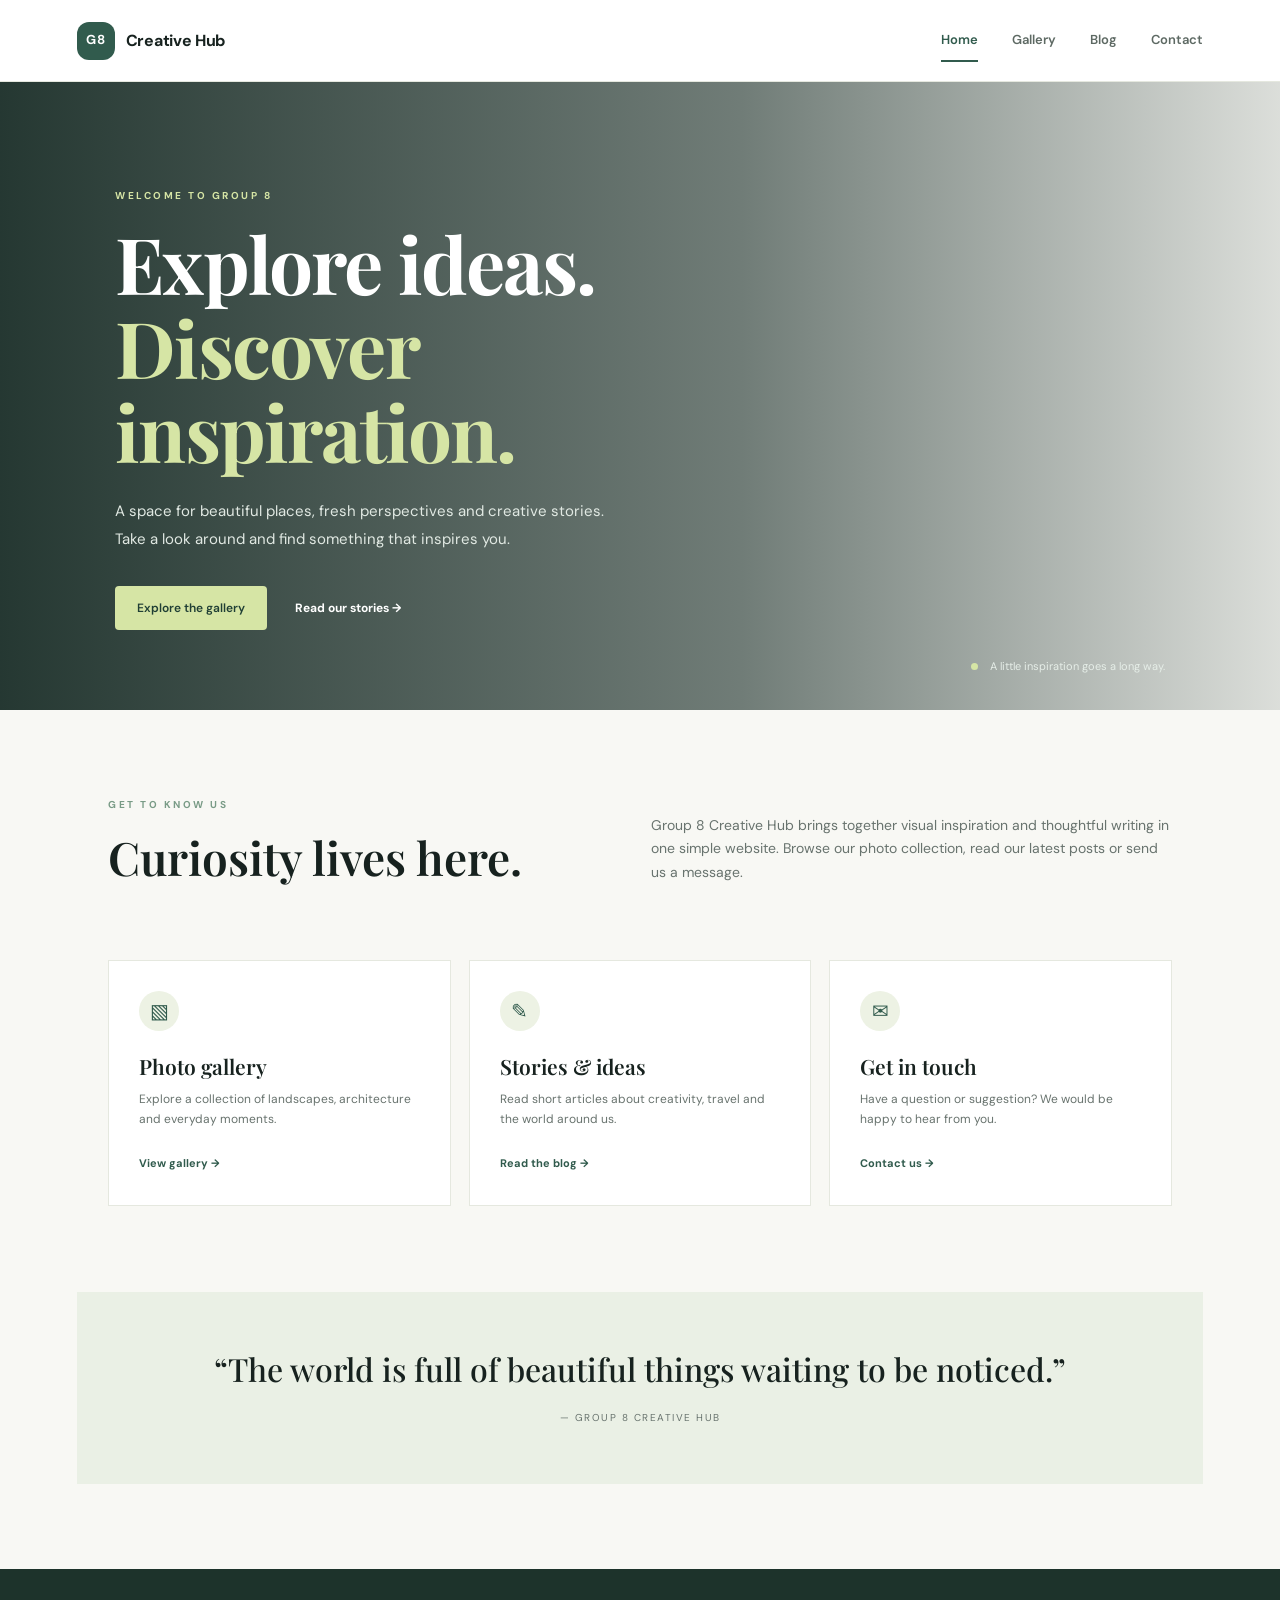
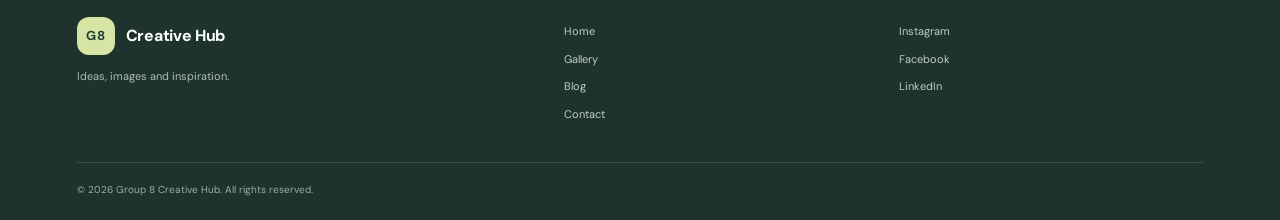
<file: index.html>
<!DOCTYPE html>
<html lang="en">
<head>
  <meta charset="UTF-8">
  <meta name="viewport" content="width=device-width, initial-scale=1.0">
  <meta name="description" content="Discover places, stories and creative inspiration with the Group 8 mini website.">
  <title>Home | Group 8 Creative Hub</title>
  <link rel="stylesheet" href="style.css">
  <script src="script.js" defer></script>
</head>
<body>
  <header class="site-header">
    <a class="brand" href="index.html"><span class="brand-mark">G8</span><span>Creative Hub</span></a>
    <button class="menu-toggle" aria-label="Open navigation menu" aria-expanded="false" aria-controls="primary-nav"><span></span><span></span><span></span></button>
    <nav class="primary-nav" id="primary-nav">
      <a class="active" href="index.html">Home</a><a href="gallery.html">Gallery</a><a href="blog.html">Blog</a><a href="contact.html">Contact</a>
    </nav>
  </header>

  <main>
    <section class="hero">
      <div class="hero-content">
        <p class="eyebrow">WELCOME TO GROUP 8</p>
        <h1>Explore ideas.<br><span>Discover inspiration.</span></h1>
        <p class="hero-copy">A space for beautiful places, fresh perspectives and creative stories. Take a look around and find something that inspires you.</p>
        <div class="hero-actions"><a class="button button-primary" href="gallery.html">Explore the gallery</a><a class="text-link light-link" href="blog.html">Read our stories →</a></div>
      </div>
      <div class="hero-note"><span class="note-dot"></span> A little inspiration goes a long way.</div>
    </section>

    <section class="section intro-section">
      <div class="section-heading"><p class="eyebrow">GET TO KNOW US</p><h2>Curiosity lives here.</h2></div>
      <p class="intro-text">Group 8 Creative Hub brings together visual inspiration and thoughtful writing in one simple website. Browse our photo collection, read our latest posts or send us a message.</p>
    </section>

    <section class="section feature-grid">
      <a class="feature-card" href="gallery.html"><div class="feature-icon">▧</div><h3>Photo gallery</h3><p>Explore a collection of landscapes, architecture and everyday moments.</p><span class="card-link">View gallery →</span></a>
      <a class="feature-card" href="blog.html"><div class="feature-icon">✎</div><h3>Stories & ideas</h3><p>Read short articles about creativity, travel and the world around us.</p><span class="card-link">Read the blog →</span></a>
      <a class="feature-card" href="contact.html"><div class="feature-icon">✉</div><h3>Get in touch</h3><p>Have a question or suggestion? We would be happy to hear from you.</p><span class="card-link">Contact us →</span></a>
    </section>

    <section class="wide-quote"><p>“The world is full of beautiful things waiting to be noticed.”</p><span>— Group 8 Creative Hub</span></section>
  </main>

  <footer class="site-footer">
    <div><a class="brand footer-brand" href="index.html"><span class="brand-mark">G8</span><span>Creative Hub</span></a><p>Ideas, images and inspiration.</p></div>
    <div class="footer-links"><a href="index.html">Home</a><a href="gallery.html">Gallery</a><a href="blog.html">Blog</a><a href="contact.html">Contact</a></div>
    <div class="social-links"><a href="https://www.instagram.com/" target="_blank" rel="noopener">Instagram</a><a href="https://www.facebook.com/" target="_blank" rel="noopener">Facebook</a><a href="https://www.linkedin.com/" target="_blank" rel="noopener">LinkedIn</a></div>
    <p class="copyright">© <span data-year></span> Group 8 Creative Hub. All rights reserved.</p>
  </footer>
</body>
</html>
</file>
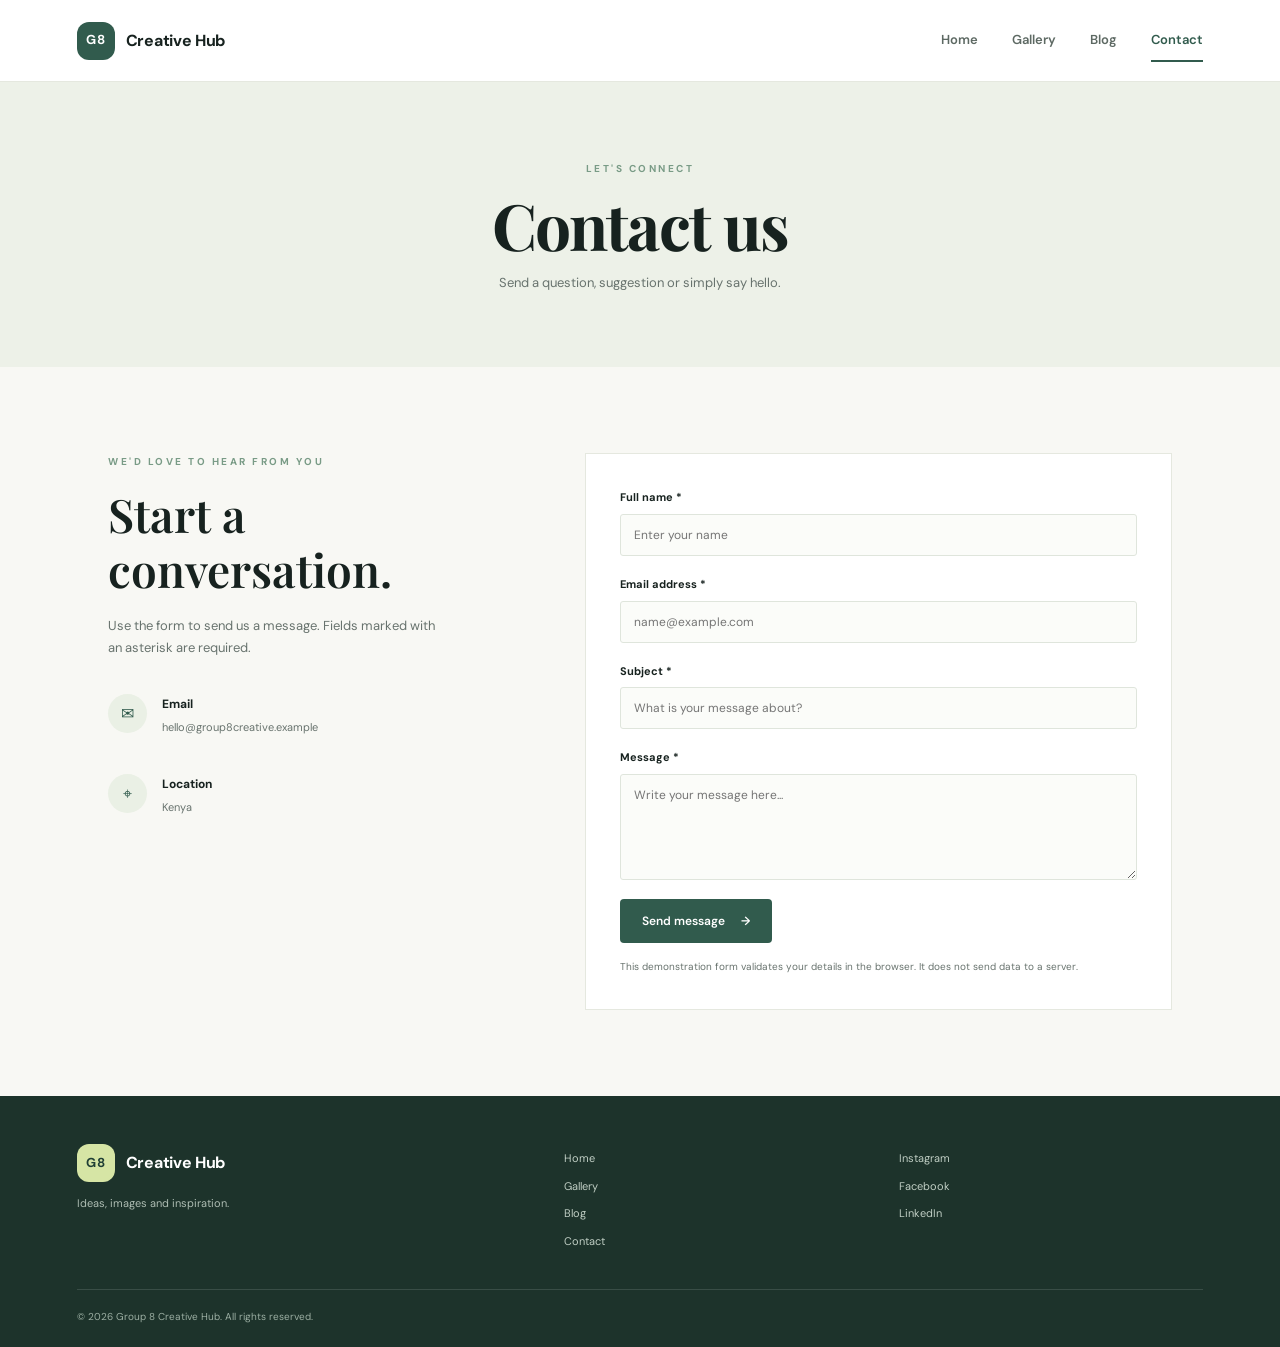
<file: contact.html>
<!DOCTYPE html>
<html lang="en">
<head>
  <meta charset="UTF-8"><meta name="viewport" content="width=device-width, initial-scale=1.0">
  <meta name="description" content="Contact Group 8 Creative Hub.">
  <title>Contact | Group 8 Creative Hub</title><link rel="stylesheet" href="style.css"><script src="script.js" defer></script>
</head>
<body>
  <header class="site-header">
    <a class="brand" href="index.html"><span class="brand-mark">G8</span><span>Creative Hub</span></a>
    <button class="menu-toggle" aria-label="Open navigation menu" aria-expanded="false" aria-controls="primary-nav"><span></span><span></span><span></span></button>
    <nav class="primary-nav" id="primary-nav"><a href="index.html">Home</a><a href="gallery.html">Gallery</a><a href="blog.html">Blog</a><a class="active" href="contact.html">Contact</a></nav>
  </header>
  <main>
    <section class="page-banner"><p class="eyebrow">LET'S CONNECT</p><h1>Contact us</h1><p>Send a question, suggestion or simply say hello.</p></section>
    <section class="section contact-layout">
      <div class="contact-info"><p class="eyebrow">WE'D LOVE TO HEAR FROM YOU</p><h2>Start a conversation.</h2><p>Use the form to send us a message. Fields marked with an asterisk are required.</p><div class="contact-detail"><span>✉</span><div><strong>Email</strong><p>hello@group8creative.example</p></div></div><div class="contact-detail"><span>⌖</span><div><strong>Location</strong><p>Kenya</p></div></div></div>
      <form class="contact-form" id="contact-form">
        <label for="name">Full name *</label><input id="name" name="name" type="text" placeholder="Enter your name" required minlength="2">
        <label for="email">Email address *</label><input id="email" name="email" type="email" placeholder="name@example.com" required>
        <label for="subject">Subject *</label><input id="subject" name="subject" type="text" placeholder="What is your message about?" required>
        <label for="message">Message *</label><textarea id="message" name="message" rows="5" placeholder="Write your message here..." required minlength="10"></textarea>
        <button class="button button-primary submit-button" type="submit">Send message <span>→</span></button>
        <p class="form-note" id="form-status" role="status" aria-live="polite">This demonstration form validates your details in the browser. It does not send data to a server.</p>
      </form>
    </section>
  </main>
  <footer class="site-footer">
    <div><a class="brand footer-brand" href="index.html"><span class="brand-mark">G8</span><span>Creative Hub</span></a><p>Ideas, images and inspiration.</p></div>
    <div class="footer-links"><a href="index.html">Home</a><a href="gallery.html">Gallery</a><a href="blog.html">Blog</a><a href="contact.html">Contact</a></div>
    <div class="social-links"><a href="https://www.instagram.com/" target="_blank" rel="noopener">Instagram</a><a href="https://www.facebook.com/" target="_blank" rel="noopener">Facebook</a><a href="https://www.linkedin.com/" target="_blank" rel="noopener">LinkedIn</a></div>
    <p class="copyright">© <span data-year></span> Group 8 Creative Hub. All rights reserved.</p>
  </footer>
</body>
</html>
</file>
<file: style.css>
@import url('https://fonts.googleapis.com/css2?family=DM+Sans:wght@400;500;600;700&family=Playfair+Display:wght@500;600;700&display=swap');

:root{--ink:#17221f;--muted:#68736e;--paper:#f8f8f4;--white:#fff;--green:#315b4d;--green-dark:#203f35;--lime:#d6e5a5;--line:#e5e8df;--serif:'Playfair Display',Georgia,serif;--sans:'DM Sans',Arial,sans-serif}
*{box-sizing:border-box}html{scroll-behavior:smooth}body{margin:0;background:var(--paper);color:var(--ink);font-family:var(--sans);line-height:1.7}a{color:inherit;text-decoration:none}img{display:block;max-width:100%}
.site-header{height:82px;padding:0 max(6vw,24px);display:flex;align-items:center;justify-content:space-between;background:rgba(255,255,255,.96);border-bottom:1px solid var(--line);position:sticky;top:0;z-index:10}.brand{display:flex;align-items:center;gap:11px;font-weight:700;letter-spacing:-.3px}.brand-mark{width:38px;height:38px;border-radius:12px;background:var(--green);color:white;display:grid;place-items:center;font-size:13px;letter-spacing:.4px}.primary-nav{display:flex;gap:34px;align-items:center}.primary-nav a{font-size:13px;font-weight:600;color:#5d6963;transition:color .2s}.primary-nav a:hover,.primary-nav a.active{color:var(--green)}.primary-nav a.active{position:relative}.primary-nav a.active:after{content:"";position:absolute;left:0;right:0;bottom:-10px;height:2px;background:var(--green)}.menu-toggle{display:none;border:0;background:transparent;padding:8px;cursor:pointer}.menu-toggle span{display:block;width:23px;height:2px;background:var(--ink);margin:5px}
.hero{min-height:590px;padding:105px max(9vw,28px) 80px;position:relative;display:flex;align-items:center;color:white;background:linear-gradient(90deg,rgba(14,35,29,.9),rgba(14,35,29,.58) 58%,rgba(14,35,29,.12)),url('https://images.unsplash.com/photo-1470252649378-9c29740c9fa8?auto=format&fit=crop&w=2000&q=90') center/cover}.hero-content{max-width:670px}.eyebrow{font-size:10px;letter-spacing:2.5px;font-weight:700;color:#799b86;margin:0 0 17px}.hero .eyebrow{color:var(--lime)}h1,h2,h3,p{margin-top:0}.hero h1,.page-banner h1{font-family:var(--serif);font-size:clamp(48px,7vw,78px);line-height:1.08;letter-spacing:-1.8px;margin:0 0 23px}.hero h1 span{color:var(--lime)}.hero-copy{max-width:510px;color:#e1e9e3;font-size:15px;line-height:1.9}.hero-actions{display:flex;align-items:center;gap:28px;margin-top:32px}.button{display:inline-flex;align-items:center;justify-content:center;gap:16px;border:0;border-radius:4px;padding:14px 22px;font:600 12px var(--sans);cursor:pointer;transition:transform .2s,background .2s}.button:hover{transform:translateY(-2px)}.button-primary{background:var(--lime);color:var(--green-dark)}.text-link{font-size:12px;font-weight:700;color:var(--green)}.light-link{color:white}.hero-note{position:absolute;bottom:34px;right:9%;font-size:11px;color:#e6eee8}.note-dot{display:inline-block;width:7px;height:7px;background:var(--lime);border-radius:50%;margin-right:9px}
.section{max-width:1120px;margin:0 auto;padding:86px 28px}.intro-section{display:grid;grid-template-columns:1fr 1.1fr;gap:70px;align-items:end;padding-bottom:55px}.section-heading h2,.contact-info h2{font:600 clamp(34px,4vw,46px)/1.2 var(--serif);margin:0}.intro-text{color:var(--muted);font-size:14px;max-width:520px;margin:0}.feature-grid{padding-top:20px;display:grid;grid-template-columns:repeat(3,1fr);gap:18px}.feature-card{background:white;border:1px solid var(--line);padding:30px;min-height:225px;transition:transform .2s,box-shadow .2s}.feature-card:hover{transform:translateY(-4px);box-shadow:0 15px 35px #203f3510}.feature-icon{width:40px;height:40px;border-radius:50%;display:grid;place-items:center;background:#edf2e4;color:var(--green);font-size:20px;margin-bottom:21px}.feature-card h3{font:600 21px var(--serif);margin-bottom:9px}.feature-card p{font-size:12px;color:var(--muted);margin-bottom:18px}.card-link{font-size:11px;font-weight:700;color:var(--green)}.wide-quote{margin:0 6vw 85px;padding:55px 25px;text-align:center;background:#eaf0e5}.wide-quote p{font:500 clamp(22px,3vw,32px) var(--serif);margin-bottom:12px}.wide-quote span{font-size:10px;letter-spacing:1.5px;color:var(--muted);text-transform:uppercase}
.page-banner{padding:78px 24px 73px;text-align:center;background:#edf1e8}.page-banner h1{font-size:clamp(44px,6vw,64px);margin-bottom:13px}.page-banner>p:last-child{color:var(--muted);font-size:13px;margin:0}.page-banner .eyebrow{margin-bottom:13px}
.gallery-grid{display:grid;grid-template-columns:repeat(3,1fr);grid-auto-rows:230px;gap:17px}.gallery-item{margin:0;position:relative;overflow:hidden;background:#dce3dc}.gallery-item img{width:100%;height:100%;object-fit:cover;transition:transform .5s}.gallery-item:hover img{transform:scale(1.05)}.gallery-item:after{content:"";position:absolute;inset:35% 0 0;background:linear-gradient(transparent,rgba(0,0,0,.65))}.gallery-item figcaption{position:absolute;z-index:1;bottom:18px;left:20px;color:white;display:flex;flex-direction:column}.gallery-item figcaption strong{font:600 19px var(--serif)}.gallery-item figcaption span{font-size:10px;color:#e3e9e4}.gallery-tall{grid-row:span 2}.gallery-wide{grid-column:span 2}.image-credit{text-align:right;font-size:10px;color:var(--muted);margin:17px 0 0}
.blog-layout{max-width:850px}.blog-post{background:white;border:1px solid var(--line);margin-bottom:30px}.blog-post>img{width:100%;height:300px;object-fit:cover}.post-content{padding:32px 38px 38px}.post-meta{font-size:9px;letter-spacing:1.7px;font-weight:700;color:#78907e;margin-bottom:13px}.post-content h2,.reflection-content h2{font:600 30px/1.25 var(--serif);margin-bottom:18px}.post-content p:not(.post-meta),.reflection-content p{font-size:13px;color:#606c65;line-height:1.95}.post-content .text-link{display:inline-block;margin-top:7px}
.contact-layout{display:grid;grid-template-columns:.8fr 1.2fr;gap:85px}.contact-info h2{margin-bottom:17px}.contact-info>p:not(.eyebrow){font-size:13px;color:var(--muted);max-width:330px}.contact-detail{display:flex;align-items:center;gap:15px;margin-top:30px}.contact-detail>span{width:39px;height:39px;border-radius:50%;background:#eaf0e5;display:grid;place-items:center;color:var(--green)}.contact-detail strong{font-size:12px}.contact-detail p{font-size:11px;color:var(--muted);margin:2px 0}.contact-form{background:white;padding:34px;border:1px solid var(--line);display:flex;flex-direction:column}.contact-form label{font-size:11px;font-weight:700;margin:0 0 7px}.contact-form input,.contact-form textarea{width:100%;border:1px solid #dfe5dc;background:#fbfcf9;border-radius:3px;padding:12px 13px;font:12px var(--sans);margin-bottom:19px;outline:none}.contact-form input:focus,.contact-form textarea:focus{border-color:var(--green);box-shadow:0 0 0 3px #315b4d15}.contact-form textarea{resize:vertical}.submit-button{align-self:flex-start;background:var(--green);color:white}.form-note{font-size:10px;color:var(--muted);margin:15px 0 0}.form-note.success{color:#236344;font-weight:700}
.reflection-content{max-width:850px;background:white;margin-top:55px;margin-bottom:70px;border:1px solid var(--line);padding:48px 55px}.reflection-content h2{font-size:32px}.reflection-content h3{font:600 20px var(--serif);margin:25px 0 8px}.reflection-content code{background:#edf1e8;padding:2px 5px;border-radius:3px;font-size:12px;color:var(--green-dark)}
.site-footer{background:#1d332b;color:#dce5de;padding:48px max(6vw,24px) 22px;display:grid;grid-template-columns:1.5fr 1fr 1fr;gap:30px}.footer-brand{color:white}.footer-brand .brand-mark{background:#d6e5a5;color:#203f35}.site-footer>div:first-child p{font-size:11px;color:#aebdb3;margin:12px 0 0}.footer-links,.social-links{display:flex;flex-direction:column;gap:9px;padding-top:5px}.footer-links a,.social-links a{font-size:11px;color:#c0cec4}.footer-links a:hover,.social-links a:hover{color:var(--lime)}.copyright{grid-column:1/-1;border-top:1px solid #ffffff20;padding-top:18px;margin:8px 0 0;color:#9cafa3;font-size:10px}
@media(max-width:760px){.site-header{height:70px}.menu-toggle{display:block}.primary-nav{display:none;position:absolute;top:69px;left:0;right:0;background:white;padding:20px 26px 25px;flex-direction:column;align-items:flex-start;gap:19px;border-bottom:1px solid var(--line);box-shadow:0 12px 20px #0000000a}.primary-nav.open{display:flex}.primary-nav a.active:after{display:none}.hero{min-height:560px;padding-top:80px;background-position:58% center}.hero-note{right:25px;bottom:22px}.intro-section{grid-template-columns:1fr;gap:20px;padding-top:65px}.feature-grid{grid-template-columns:1fr;padding-top:0}.feature-card{min-height:0}.wide-quote{margin:0 20px 60px}.section{padding:65px 22px}.gallery-grid{grid-template-columns:repeat(2,1fr);grid-auto-rows:190px;gap:10px}.gallery-tall{grid-row:span 2}.gallery-wide{grid-column:span 2}.contact-layout{grid-template-columns:1fr;gap:35px}.contact-form{padding:25px}.site-footer{grid-template-columns:1fr 1fr}.site-footer>div:first-child{grid-column:1/-1}.copyright{grid-column:1/-1}.reflection-content{padding:30px 24px;margin:30px 18px 50px}.post-content{padding:25px 23px}.blog-post>img{height:230px}}
@media(max-width:420px){.hero-actions{align-items:flex-start;flex-direction:column;gap:18px}.gallery-grid{grid-auto-rows:150px}.gallery-item figcaption{left:12px;bottom:12px}.gallery-item figcaption strong{font-size:15px}.site-footer{gap:22px}}
</file>
